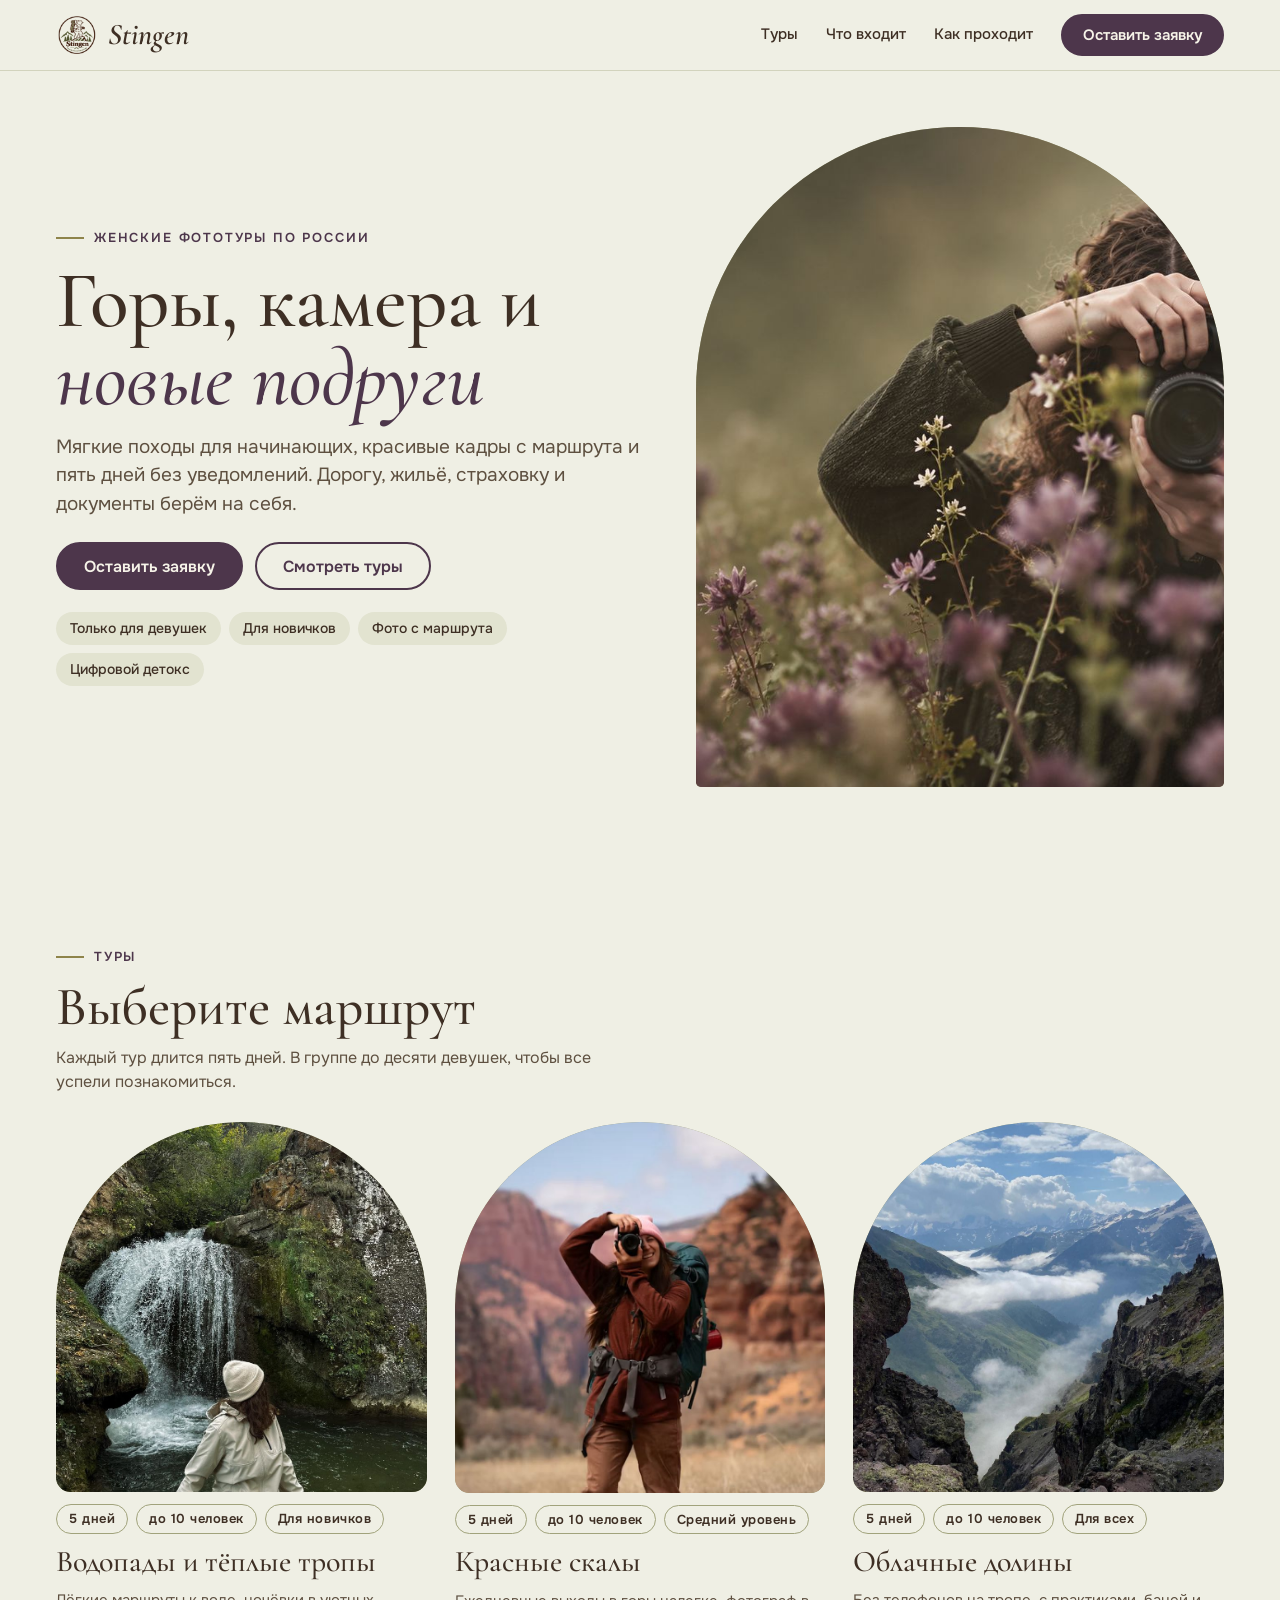
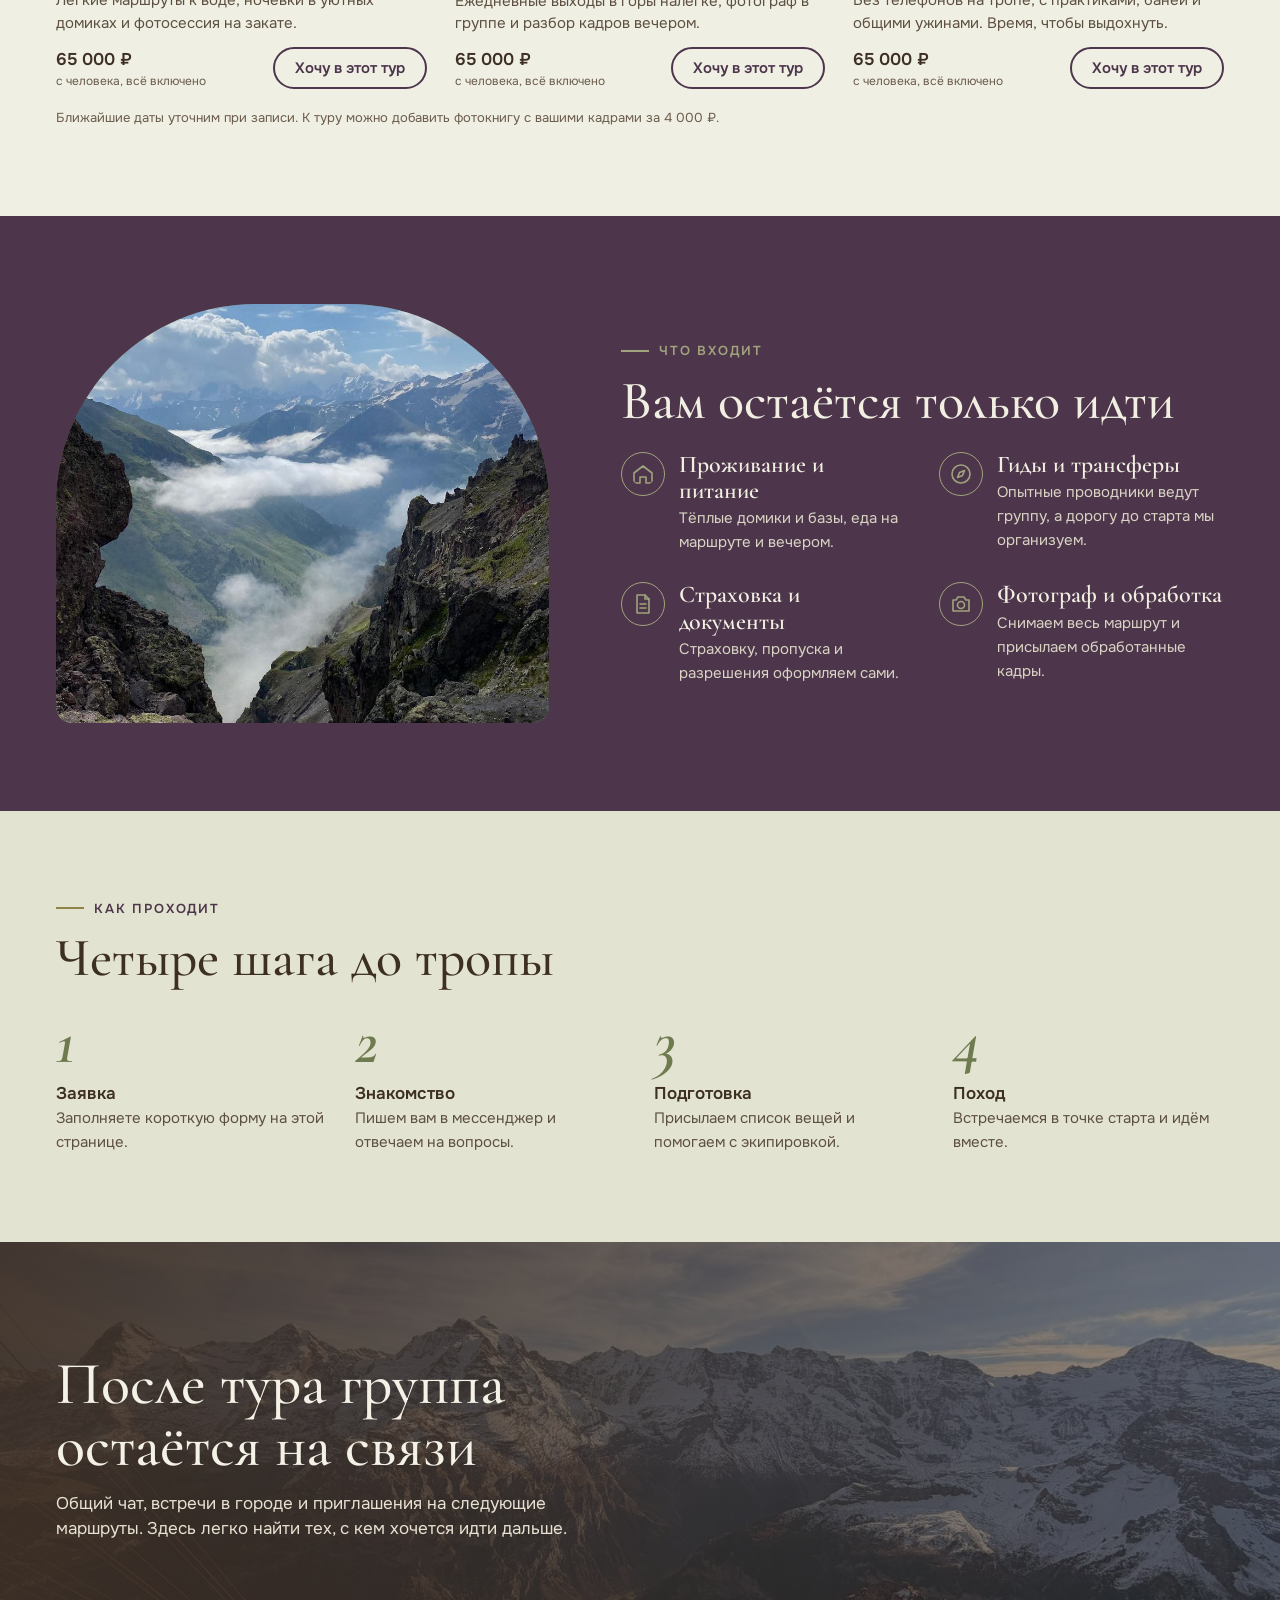
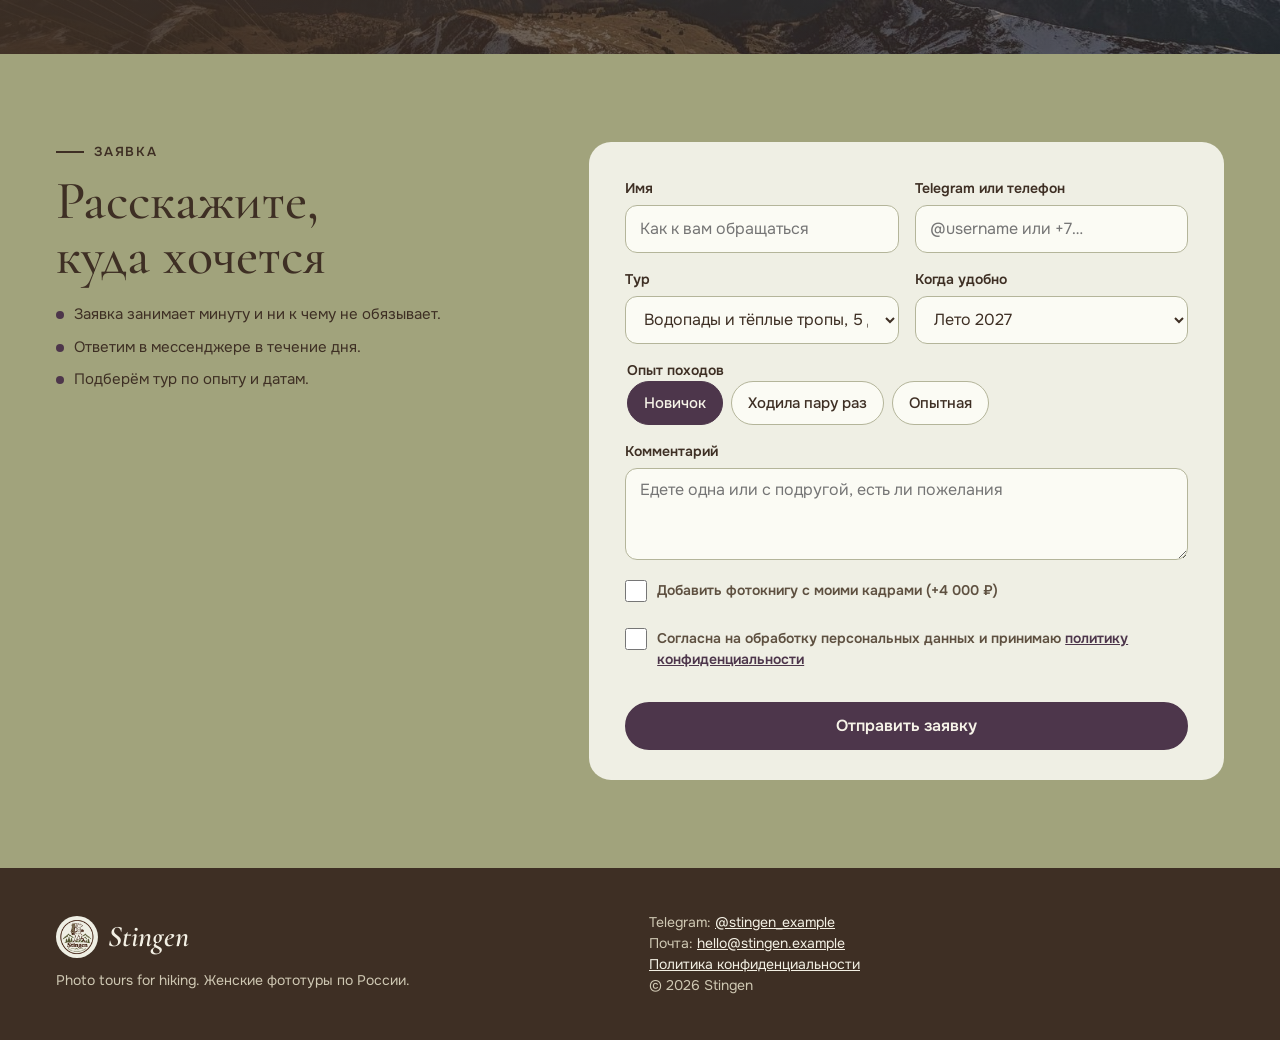
<file: index.html>
<!doctype html>
<html lang="ru">
<head>
<meta charset="utf-8">
<meta name="viewport" content="width=device-width, initial-scale=1, viewport-fit=cover">
<title>Stingen: женские фототуры по России</title>
<meta name="description" content="Пятидневные походы для девушек с фотографом, гидом и цифровым детоксом. Для новичков, группы до 10 человек, 65 000 ₽ всё включено.">
<meta name="theme-color" content="#4D364B">
<link rel="icon" type="image/png" href="favicon.png">
<link rel="apple-touch-icon" href="apple-touch-icon.png">
<meta property="og:type" content="website">
<meta property="og:title" content="Stingen: женские фототуры по России">
<meta property="og:description" content="Пятидневные походы для девушек с фотографом, гидом и цифровым детоксом. Для новичков, группы до 10 человек, 65 000 ₽ всё включено.">
<meta property="og:image" content="og.jpg">
<meta property="og:locale" content="ru_RU">
<link rel="preconnect" href="https://fonts.googleapis.com">
<link rel="preconnect" href="https://fonts.gstatic.com" crossorigin>
<link rel="stylesheet" href="https://fonts.googleapis.com/css2?family=Cormorant+Garamond:ital,wght@0,500;0,600;1,500;1,600&family=Onest:wght@400;500;600&display=swap">
<link rel="stylesheet" href="styles.css">
</head>
<body>
<a class="skip" href="#main">К содержимому</a>
<nav class="nav" data-nav aria-label="Главное меню">
  <a class="brand" href=""><img class="lg" src="logo.png" alt="" width="42" height="42"><span>Stingen</span></a>
  <div class="links">
    <a class="lnk" href="#tours">Туры</a>
    <a class="lnk" href="#inc">Что входит</a>
    <a class="lnk" href="#steps">Как проходит</a>
    <a class="btn small" href="#apply">Оставить заявку</a>
  </div>
  <button class="burger" type="button" data-burger aria-label="Открыть меню" aria-expanded="false"><svg viewBox="0 0 24 24" fill="none" stroke="currentColor" stroke-width="2" stroke-linecap="round" aria-hidden="true"><path d="M4 7h16M4 12h16M4 17h16"/></svg></button>
  <div class="mmenu">
    <a href="#tours">Туры</a><a href="#inc">Что входит</a><a href="#steps">Как проходит</a><a href="#apply">Заявка</a>
  </div>
</nav>
<main id="main">
  <section class="hero">
    <div>
      <div class="eyebrow">Женские фототуры по России</div>
      <h1>Горы, камера и <em>новые подруги</em></h1>
      <p class="lead">Мягкие походы для начинающих, красивые кадры с маршрута и пять дней без уведомлений. Дорогу, жильё, страховку и документы берём на себя.</p>
      <div class="cta"><a class="btn" href="#apply">Оставить заявку</a><a class="btn ghost" href="#tours">Смотреть туры</a></div>
      <ul class="chips"><li>Только для девушек</li><li>Для новичков</li><li>Фото с маршрута</li><li>Цифровой детокс</li></ul>
    </div>
    <div class="ph"><img src="hero.jpg" alt="Девушка с фотоаппаратом среди полевых цветов" width="1600" height="897" fetchpriority="high"></div>
  </section>

  <section class="sec" id="tours">
    <div class="eyebrow">Туры</div>
    <h2>Выберите маршрут</h2>
    <p class="sub">Каждый тур длится пять дней. В группе до десяти девушек, чтобы все успели познакомиться.</p>
    <div class="tours">
      <article class="tour">
        <div class="ph"><img src="waterfall.jpg" alt="Девушка в светлой куртке у горного водопада" style="object-position:50% 45%" loading="lazy" width="900" height="1200"></div>
        <div class="meta"><span>5 дней</span><span>до 10 человек</span><span>Для новичков</span></div>
        <h3>Водопады и тёплые тропы</h3>
        <p>Лёгкие маршруты к воде, ночёвки в уютных домиках и фотосессия на закате.</p>
        <div class="foot">
          <div class="price">65 000 ₽<small>с человека, всё включено</small></div>
          <a class="btn ghost small" href="#apply" data-tour="waterfall">Хочу в этот тур</a>
        </div>
      </article>
      <article class="tour">
        <div class="ph"><img src="hiker.jpg" alt="Девушка с фотоаппаратом и рюкзаком среди красных скал" style="object-position:50% 35%" loading="lazy" width="900" height="1200"></div>
        <div class="meta"><span>5 дней</span><span>до 10 человек</span><span>Средний уровень</span></div>
        <h3>Красные скалы</h3>
        <p>Ежедневные выходы в горы налегке, фотограф в группе и разбор кадров вечером.</p>
        <div class="foot">
          <div class="price">65 000 ₽<small>с человека, всё включено</small></div>
          <a class="btn ghost small" href="#apply" data-tour="redrocks">Хочу в этот тур</a>
        </div>
      </article>
      <article class="tour">
        <div class="ph"><img src="valley.jpg" alt="Облака в горной долине между скал" style="object-position:50% 60%" loading="lazy" width="900" height="1200"></div>
        <div class="meta"><span>5 дней</span><span>до 10 человек</span><span>Для всех</span></div>
        <h3>Облачные долины</h3>
        <p>Без телефонов на тропе, с практиками, баней и общими ужинами. Время, чтобы выдохнуть.</p>
        <div class="foot">
          <div class="price">65 000 ₽<small>с человека, всё включено</small></div>
          <a class="btn ghost small" href="#apply" data-tour="valley">Хочу в этот тур</a>
        </div>
      </article>
    </div>
    <p class="note">Ближайшие даты уточним при записи. К туру можно добавить фотокнигу с вашими кадрами за 4 000 ₽.</p>
  </section>

  <section class="sec inc" id="inc">
    <div class="ph"><img src="valley.jpg" alt="Долина с облаками между скал" loading="lazy" width="900" height="1200"></div>
    <div>
      <div class="eyebrow">Что входит</div>
      <h2>Вам остаётся только идти</h2>
      <ul>
        <li><svg viewBox="0 0 24 24" aria-hidden="true"><path d="M3 11l9-7 9 7v9a1 1 0 0 1-1 1h-5v-6H9v6H4a1 1 0 0 1-1-1z"/></svg><div><b>Проживание и питание</b><span>Тёплые домики и базы, еда на маршруте и вечером.</span></div></li>
        <li><svg viewBox="0 0 24 24" aria-hidden="true"><circle cx="12" cy="12" r="9"/><path d="M15.5 8.5l-2 5-5 2 2-5z"/></svg><div><b>Гиды и трансферы</b><span>Опытные проводники ведут группу, а дорогу до старта мы организуем.</span></div></li>
        <li><svg viewBox="0 0 24 24" aria-hidden="true"><path d="M6 3h8l4 4v14H6z"/><path d="M14 3v4h4M9 12h6M9 16h6"/></svg><div><b>Страховка и документы</b><span>Страховку, пропуска и разрешения оформляем сами.</span></div></li>
        <li><svg viewBox="0 0 24 24" aria-hidden="true"><path d="M4 8h3l2-3h6l2 3h3v11H4z"/><circle cx="12" cy="13" r="3.5"/></svg><div><b>Фотограф и обработка</b><span>Снимаем весь маршрут и присылаем обработанные кадры.</span></div></li>
      </ul>
    </div>
  </section>

  <section class="sec steps" id="steps">
    <div class="eyebrow">Как проходит</div>
    <h2>Четыре шага до тропы</h2>
    <ol>
      <li><div><b>Заявка</b><span>Заполняете короткую форму на этой странице.</span></div></li>
      <li><div><b>Знакомство</b><span>Пишем вам в мессенджер и отвечаем на вопросы.</span></div></li>
      <li><div><b>Подготовка</b><span>Присылаем список вещей и помогаем с экипировкой.</span></div></li>
      <li><div><b>Поход</b><span>Встречаемся в точке старта и идём вместе.</span></div></li>
    </ol>
  </section>

  <section class="band">
    <img class="bg" src="peaks.jpg" alt="" loading="lazy" width="1600" height="900">
    <h2>После тура группа остаётся на связи</h2>
    <p>Общий чат, встречи в городе и приглашения на следующие маршруты. Здесь легко найти тех, с кем хочется идти дальше.</p>
  </section>

  <section class="apply" id="apply">
    <div>
      <div class="eyebrow">Заявка</div>
      <h2>Расскажите, куда хочется</h2>
      <ul class="next">
        <li>Заявка занимает минуту и ни к чему не обязывает.</li>
        <li>Ответим в мессенджере в течение дня.</li>
        <li>Подберём тур по опыту и датам.</li>
      </ul>
    </div>
    <div class="card" id="card">
      <form id="form" novalidate>
        <div class="two">
          <div class="field" data-f="name"><label for="f-name">Имя</label><input type="text" id="f-name" name="name" autocomplete="given-name" placeholder="Как к вам обращаться"><span class="err">Напишите, как вас зовут.</span></div>
          <div class="field" data-f="contact"><label for="f-contact">Telegram или телефон</label><input type="text" id="f-contact" name="contact" autocomplete="tel" placeholder="@username или +7…"><span class="err">Укажите, куда написать.</span></div>
        </div>
        <div class="two">
          <div class="field"><label for="f-tour">Тур</label><select id="f-tour" name="tour"><option value="waterfall">Водопады и тёплые тропы, 5 дней</option><option value="redrocks">Красные скалы, 5 дней</option><option value="valley">Облачные долины, 5 дней</option></select></div>
          <div class="field"><label for="f-period">Когда удобно</label><select id="f-period" name="period"><option>Весна 2027</option><option selected>Лето 2027</option><option>Осень 2027</option><option>Пока не решила</option></select></div>
        </div>
        <fieldset class="field"><legend>Опыт походов</legend>
          <div class="pills">
            <label><input type="radio" name="exp" value="Новичок" checked><span>Новичок</span></label>
            <label><input type="radio" name="exp" value="Ходила пару раз"><span>Ходила пару раз</span></label>
            <label><input type="radio" name="exp" value="Опытная"><span>Опытная</span></label>
          </div>
        </fieldset>
        <div class="field"><label for="f-msg">Комментарий</label><textarea id="f-msg" name="msg" placeholder="Едете одна или с подругой, есть ли пожелания"></textarea></div>
        <div class="field"><label class="consent" for="f-book"><input type="checkbox" id="f-book" name="book"><span>Добавить фотокнигу с моими кадрами (+4 000 ₽)</span></label></div>
        <div class="field" data-f="ok"><label class="consent" for="f-ok"><input type="checkbox" id="f-ok" name="ok"><span>Согласна на обработку персональных данных и принимаю <a href="privacy.html">политику конфиденциальности</a></span></label><span class="err">Нужно ваше согласие.</span></div>
        <input class="hp" type="text" name="_gotcha" tabindex="-1" autocomplete="off" aria-hidden="true">
        <button class="btn" type="submit" id="send">Отправить заявку</button>
        <p class="fail" id="fail" role="alert">Не получилось отправить заявку. Напишите нам в Telegram или на почту, она есть внизу страницы.</p>
      </form>
      <div class="done" role="status" aria-live="polite"><h3 id="thanks">Заявка принята</h3><p>Мы напишем вам в течение дня и подберём подходящий тур.</p></div>
    </div>
  </section>
</main>
<footer>
  <div>
    <a class="brand" href=""><img class="lg" src="logo.png" alt="" width="42" height="42"><span>Stingen</span></a>
    <p style="margin-top:12px">Photo tours for hiking. Женские фототуры по России.</p>
  </div>
  <p>Telegram: <a href="https://t.me/stingen_example">@stingen_example</a><br>Почта: <a href="mailto:hello@stingen.example">hello@stingen.example</a><br><a href="privacy.html">Политика конфиденциальности</a><br>© 2026 Stingen</p>
</footer>
<div class="sticky"><a class="btn" href="#apply">Оставить заявку</a></div>
<script src="script.js"></script>
</body>
</html>
</file>
<file: styles.css>
/* Stingen: стили сайта. Палитра: Fig Purple #4D364B, Antique Olive #8E844A, Leaf Canopy #6D7B4F, Weathered Wood #3E2F24, Soft Lichen #A1A37C */
:root{--fig:#4D364B;--olive:#8E844A;--leaf:#6D7B4F;--wood:#3E2F24;--lichen:#A1A37C;--paper:#EFEFE4;--paper2:#E2E3D0;--ink:#3E2F24;--soft:#5E5040;
  --px:20px;color-scheme:light}
@media (min-width:720px){:root{--px:max(56px,calc((100% - 1200px) / 2))}}
*{box-sizing:border-box}
html{scroll-behavior:smooth}
body{margin:0;background:var(--paper);color:var(--ink);font-family:'Onest',system-ui,-apple-system,'Segoe UI',sans-serif;font-size:16px;line-height:1.5}
section[id]{scroll-margin-top:68px}
.skip{position:absolute;left:-9999px;top:8px;background:var(--fig);color:#fff;padding:10px 16px;border-radius:8px;z-index:50}
.skip:focus{left:8px}
/* ===== The site itself ===== */
*{box-sizing:border-box}
img{display:block;width:100%;height:100%;object-fit:cover;max-width:none}
h1,h2,h3{font-family:'Cormorant Garamond',Georgia,serif;font-weight:500;margin:0;text-wrap:balance}
p{margin:0}
a{color:inherit}
.eyebrow{font-size:13px;font-weight:600;letter-spacing:.14em;text-transform:uppercase;color:var(--fig);display:flex;align-items:center;gap:10px}
.eyebrow::before{content:"";width:28px;height:2px;background:var(--olive)}

.nav{position:sticky;top:0;z-index:5;display:flex;align-items:center;justify-content:space-between;padding:12px 20px;background:var(--paper);border-bottom:1px solid #D2D3BD}
.brand{display:flex;align-items:center;gap:10px;font-family:'Cormorant Garamond',serif;font-style:italic;font-weight:600;font-size:30px;line-height:1;text-decoration:none}
.brand span{display:block}
.brand .lg{width:42px;height:42px;flex:none}
.links{display:none;align-items:center;gap:28px;font-weight:500;font-size:15px}
.links button.lnk{all:unset;cursor:pointer;padding:6px 0;border-bottom:2px solid transparent}
.links button.lnk:hover{border-color:var(--olive)}
.burger{all:unset;cursor:pointer;width:44px;height:44px;display:grid;place-items:center;border-radius:12px}
.burger svg{width:26px;height:26px}
.mmenu{display:none;position:absolute;left:0;right:0;top:100%;flex-direction:column;background:var(--paper);border-bottom:1px solid #D2D3BD;padding:8px 20px 16px}
.nav.open .mmenu{display:flex}
.mmenu button{all:unset;cursor:pointer;padding:14px 0;font-weight:500;font-size:17px;border-bottom:1px solid #D9DAC6}
button:focus-visible,.btn:focus-visible,input:focus-visible,select:focus-visible,textarea:focus-visible,summary:focus-visible{outline:3px solid var(--leaf);outline-offset:2px}

.btn{display:inline-flex;align-items:center;justify-content:center;min-height:48px;padding:0 26px;border-radius:999px;font:600 16px 'Onest',sans-serif;background:var(--fig);color:#F6F3E8;border:2px solid var(--fig);cursor:pointer;text-decoration:none;white-space:nowrap}
.btn:hover{background:#3d2a3b;border-color:#3d2a3b}
.btn.ghost{background:transparent;color:var(--fig)}
.btn.ghost:hover{background:var(--fig);color:#F6F3E8}
.btn.small{min-height:42px;padding:0 20px;font-size:15px}

.hero{display:grid;gap:28px;padding:28px 20px 40px}
.hero h1{font-size:46px;line-height:.98;margin:14px 0 14px}
.hero h1 em{color:var(--fig);font-weight:500}
.hero .lead{font-size:17px;color:var(--soft);max-width:34em}
.cta{display:flex;flex-wrap:wrap;gap:12px;margin:24px 0 22px}
.chips{display:flex;flex-wrap:wrap;gap:8px;list-style:none;margin:0;padding:0}
.chips li{padding:6px 14px;border-radius:999px;background:var(--paper2);font-size:14px;font-weight:500}
.hero .ph{aspect-ratio:4/4.6;border-radius:999px 999px 18px 18px;overflow:hidden;background:var(--lichen)}
.hero .ph img{object-position:72% 40%}

.sec{padding:48px 20px}
.sec h2{font-size:36px;line-height:1.02;margin-top:12px}
.sec .sub{margin-top:12px;color:var(--soft);max-width:36em}
.note{margin-top:18px;font-size:13px;color:#6B5C4B}

.tours{display:grid;gap:36px;margin-top:28px}
.tour{display:flex;flex-direction:column;gap:12px}
.tour .ph{aspect-ratio:1/1;border-radius:200px 200px 16px 16px;overflow:hidden;background:var(--lichen)}
.tour .meta{display:flex;flex-wrap:wrap;gap:8px;font-size:13px;font-weight:600;letter-spacing:.04em}
.tour .meta span{padding:4px 12px;border-radius:999px;border:1.5px solid var(--lichen)}
.tour h3{font-size:30px;line-height:1.05}
.tour p{color:var(--soft);font-size:15px;flex:1}
.tour .foot{display:flex;align-items:center;justify-content:space-between;gap:12px;flex-wrap:wrap}
.price{font-weight:600;font-size:17px}
.price small{display:block;font-weight:400;font-size:12px;color:#6B5C4B}

.inc{background:var(--fig);color:#F1EEE2;display:grid;gap:28px}
.inc .eyebrow{color:var(--lichen)}
.inc .eyebrow::before{background:var(--lichen)}
.inc .ph{aspect-ratio:4/3.4;border-radius:200px 200px 16px 16px;overflow:hidden;background:var(--leaf)}
.inc .ph img{object-position:50% 60%}
.inc ul{list-style:none;margin:24px 0 0;padding:0;display:grid;gap:20px}
.inc li{display:grid;grid-template-columns:44px 1fr;gap:14px;align-items:start}
.inc li svg{width:44px;height:44px;padding:9px;border-radius:50%;border:1.5px solid var(--lichen);color:var(--lichen);fill:none;stroke:currentColor;stroke-width:1.6;stroke-linecap:round;stroke-linejoin:round}
.inc li b{display:block;font-family:'Cormorant Garamond',serif;font-weight:600;font-size:24px;line-height:1.1;margin-bottom:2px}
.inc li span{font-size:15px;color:#D9D4C4}

.steps{background:var(--paper2)}
.steps ol{list-style:none;margin:28px 0 0;padding:0;display:grid;gap:22px;counter-reset:s}
.steps li{counter-increment:s;display:grid;grid-template-columns:48px 1fr;gap:14px;align-items:start}
.steps li::before{content:counter(s);font-family:'Cormorant Garamond',serif;font-style:italic;font-weight:600;font-size:46px;line-height:.9;color:var(--leaf)}
.steps b{display:block;font-weight:600;font-size:17px}
.steps span{font-size:15px;color:var(--soft)}

.band{position:relative;color:#F4F1E6;padding:64px 20px;isolation:isolate;background:var(--wood)}
.band .bg{position:absolute;inset:0;z-index:-2}
.band::after{content:"";position:absolute;inset:0;z-index:-1;background:linear-gradient(90deg,rgba(62,47,36,.92),rgba(62,47,36,.55))}
.band h2{font-size:38px;line-height:1.02;max-width:14em}
.band p{margin-top:14px;max-width:32em;font-size:17px;color:#E7E2D2}

.apply{background:var(--lichen);display:grid;gap:28px;padding:48px 20px}
.apply .eyebrow{color:var(--wood)}
.apply .eyebrow::before{background:var(--wood)}
.apply h2{font-size:38px;line-height:1.02;margin-top:12px}
.apply .next{list-style:none;padding:0;margin:20px 0 0;display:grid;gap:10px;font-size:15px}
.apply .next li{display:flex;gap:10px;align-items:flex-start}
.apply .next li::before{content:"";flex:none;width:8px;height:8px;margin-top:8px;border-radius:50%;background:var(--fig)}
.card{background:var(--paper);border-radius:22px;padding:22px 18px}
.field{display:flex;flex-direction:column;gap:6px;margin-bottom:16px;border:0;padding:0;min-width:0}
.field>label,.field>legend{font-size:14px;font-weight:600;padding:0}
.field input[type=text],.field select,.field textarea{width:100%;min-height:48px;border:1.5px solid #B4B59A;border-radius:12px;background:#FBFBF4;padding:10px 14px;font:400 16px 'Onest',sans-serif;color:var(--ink)}
.field textarea{min-height:92px;resize:vertical}
.field input:focus,.field select:focus,.field textarea:focus{border-color:var(--fig)}
.field.bad input,.field.bad select{border-color:#8B2E2E}
.err{display:none;font-size:13px;color:#8B2E2E;font-weight:500}
.field.bad .err{display:block}
.pills{display:flex;flex-wrap:wrap;gap:8px}
.pills label{position:relative}
.pills input{position:absolute;opacity:0;inset:0;width:100%;height:100%;cursor:pointer;margin:0}
.pills span{display:inline-flex;align-items:center;min-height:44px;padding:0 16px;border-radius:999px;border:1.5px solid #B4B59A;background:#FBFBF4;font-size:15px;font-weight:500}
.pills input:checked+span{background:var(--fig);border-color:var(--fig);color:#F6F3E8}
.pills input:focus-visible+span{outline:3px solid var(--leaf);outline-offset:2px}
.two{display:grid;gap:0 16px}
.consent{display:flex;gap:10px;align-items:flex-start;font-size:14px;margin:4px 0 6px;color:var(--soft)}
.consent input{width:22px;height:22px;margin:0;flex:none;accent-color:var(--fig)}
.card .btn{width:100%;margin-top:10px}
.done{display:none;text-align:left;padding:10px 0}
.done h3{font-size:32px;line-height:1.05;margin-bottom:8px}
.card.sent form{display:none}
.card.sent .done{display:block}

footer{background:var(--wood);color:#E3DECD;padding:36px 20px;display:grid;gap:18px;font-size:14px}
footer .brand{color:#F3F0E4}
footer p{color:#CFC8B3;max-width:36em}
.sticky{position:fixed;left:0;right:0;bottom:0;z-index:20;padding-bottom:max(10px,env(safe-area-inset-bottom,0px));padding:10px 16px;background:var(--paper);border-top:1px solid #D2D3BD}
.sticky .btn{width:100%}

@media (min-width:720px){
  .nav{padding:14px var(--px)}
  .links{display:flex}
  .burger,.mmenu,.sticky{display:none !important}
  .hero{grid-template-columns:1.05fr .95fr;gap:56px;padding:56px var(--px) 72px;align-items:center}
  .hero h1{font-size:80px}
  .hero .lead{font-size:19px}
  .hero .ph{aspect-ratio:4/5}
  .sec{padding:88px var(--px)}
  .sec h2{font-size:54px}
  .tours{grid-template-columns:repeat(3,minmax(0,1fr));gap:28px}
  .inc{grid-template-columns:.9fr 1.1fr;gap:72px;align-items:center}
  .inc ul{grid-template-columns:1fr 1fr;gap:28px 32px}
  .steps ol{grid-template-columns:repeat(4,minmax(0,1fr));gap:28px}
  .steps li{grid-template-columns:1fr;gap:10px}
  .steps li::before{font-size:64px}
  .band{padding:112px var(--px)}
  .band h2{font-size:60px}
  .apply{grid-template-columns:.85fr 1.15fr;gap:64px;padding:88px var(--px);align-items:start}
  .apply h2{font-size:54px}
  .card{padding:36px 36px 30px}
  .two{grid-template-columns:1fr 1fr}
  footer{grid-template-columns:1fr 1fr;padding:44px var(--px);align-items:center}
}


.hp{position:absolute;left:-9999px;width:1px;height:1px;opacity:0}
.fail{display:none;margin-top:12px;font-size:14px;color:#8B2E2E;font-weight:500}
.fail.show{display:block}
.legal{padding:40px var(--px) 80px;max-width:none}
.legal .in{max-width:70ch}
.legal h1{font-size:44px;line-height:1.05;margin:16px 0 20px}
.legal h2{font-size:28px;margin:28px 0 8px}
.legal p,.legal li{color:var(--soft);font-size:16px}
.legal ul{padding-left:20px}
.legal .warn{background:var(--paper2);border-radius:12px;padding:12px 16px;font-size:14px;margin:0 0 20px}
@media (prefers-reduced-motion:reduce){html{scroll-behavior:auto}}

.links a.lnk{padding:6px 0;border-bottom:2px solid transparent;text-decoration:none}
.links a.lnk:hover{border-color:var(--olive)}
.mmenu a{padding:14px 0;font-weight:500;font-size:17px;border-bottom:1px solid #D9DAC6;text-decoration:none}
.sticky .btn{width:100%}
.band .bg{position:absolute;inset:0;z-index:-2}
footer a{color:#F3F0E4}
.consent a{color:var(--fig)}
.tour .foot .btn{flex:none}

footer .brand .lg{background:var(--paper);border-radius:50%;padding:2px}
footer{padding-bottom:calc(36px + 72px + env(safe-area-inset-bottom,0px))}
@media (min-width:720px){footer{padding-bottom:44px}}
</file>
